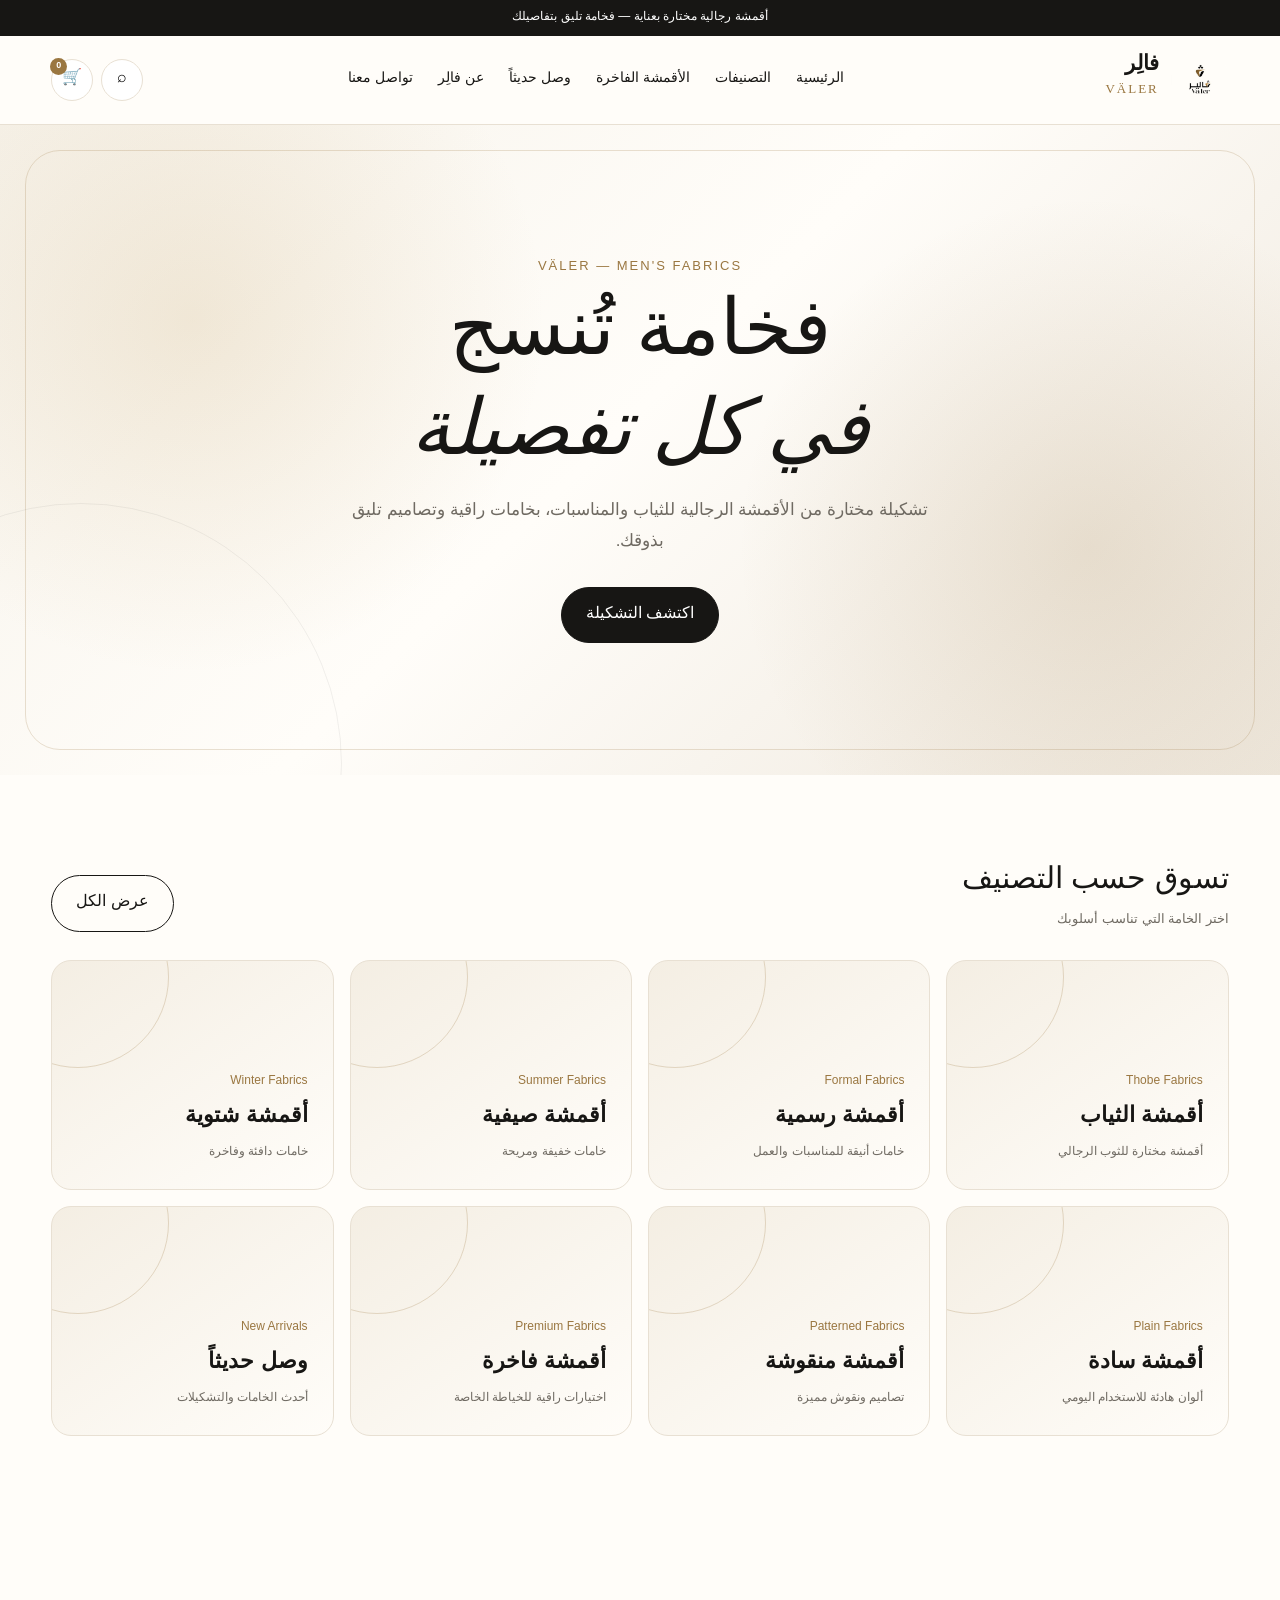
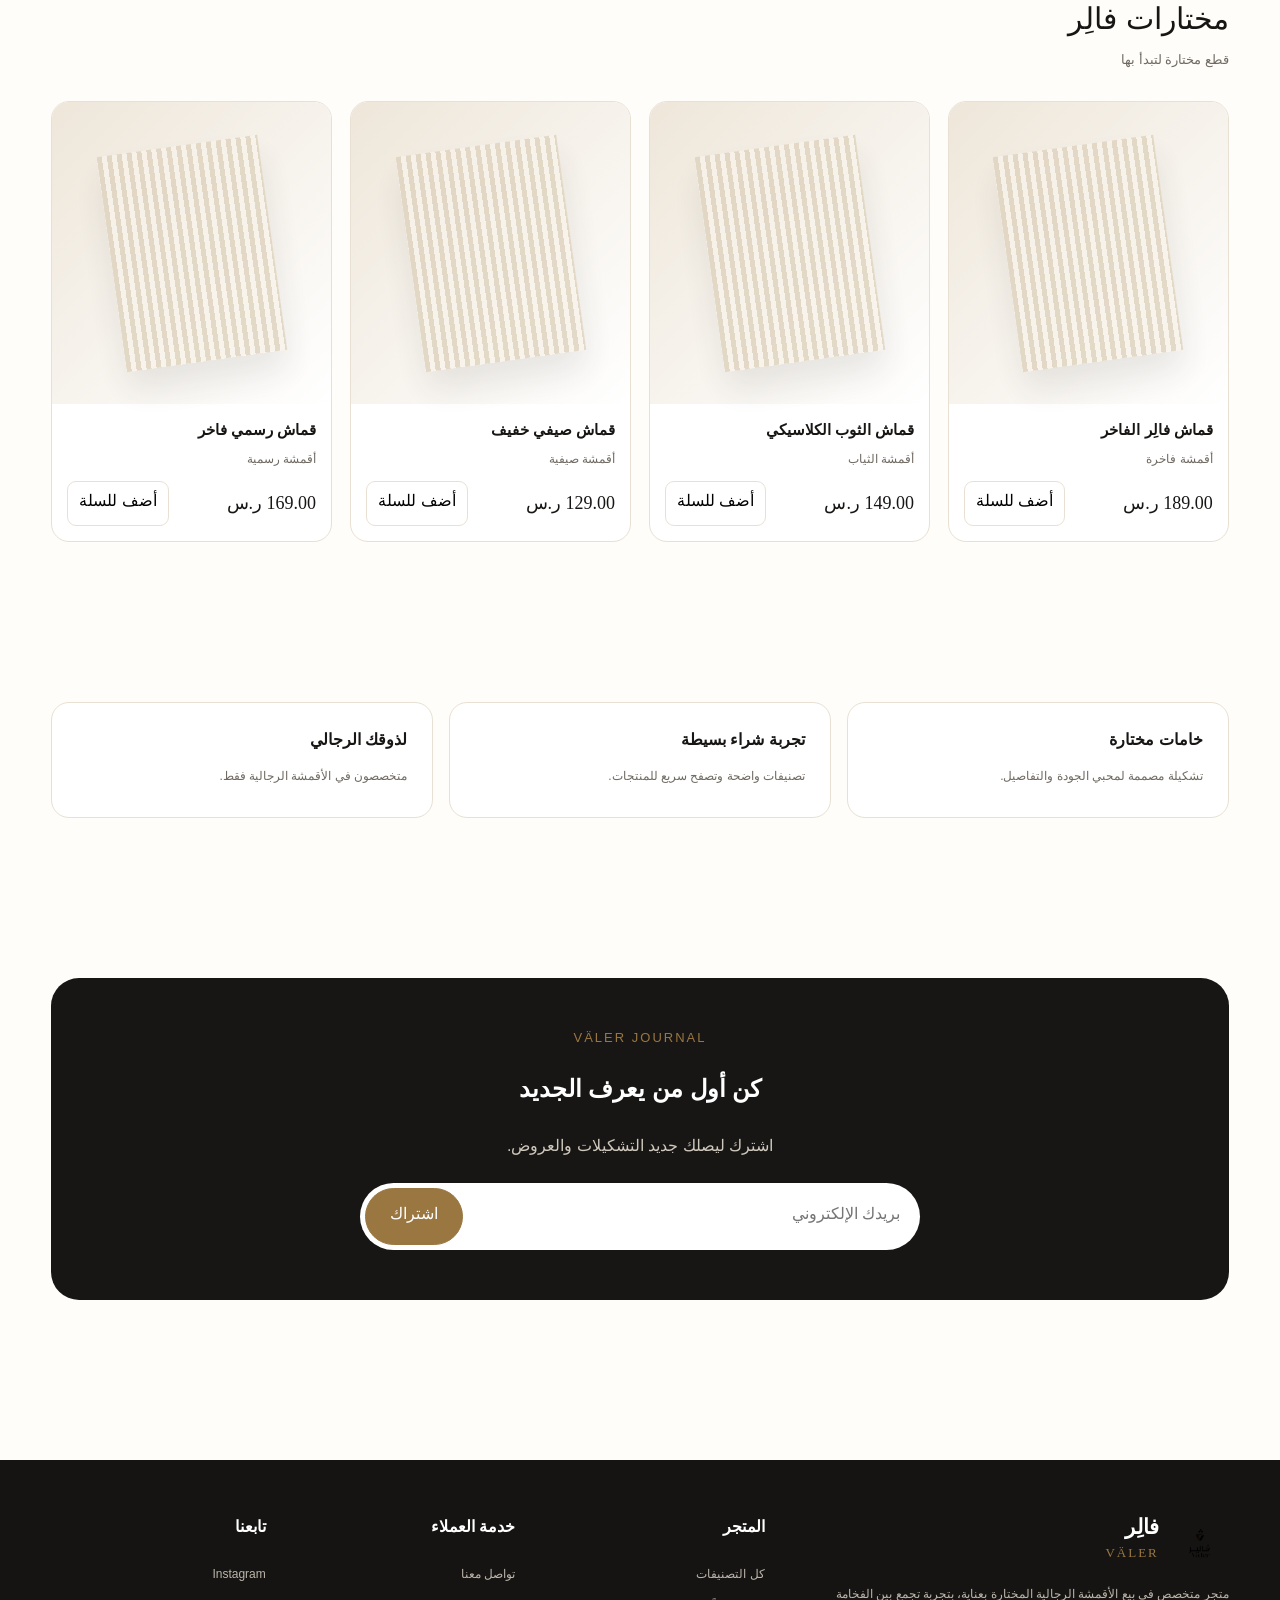
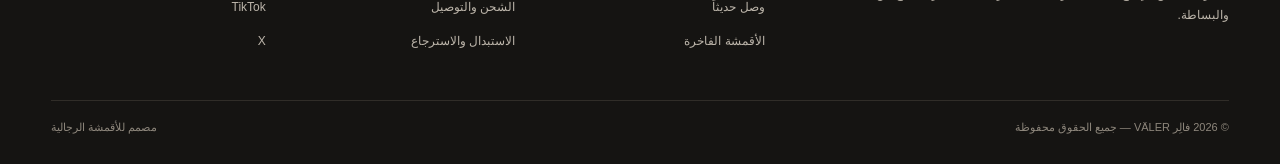
<file: index.html>
<!doctype html>
<html lang="ar" dir="rtl">
<head>
<meta charset="utf-8">
<meta name="viewport" content="width=device-width,initial-scale=1">
<meta name="description" content="فالِر VÄLER — متجر متخصص في الأقمشة الرجالية">
<link rel="stylesheet" href="css/style.css">
</head>
<body data-page="home">
<noscript>يرجى تفعيل JavaScript لتشغيل قالب فالِر.</noscript>
<script src="js/app.js"></script>
</body>
</html>
</file>
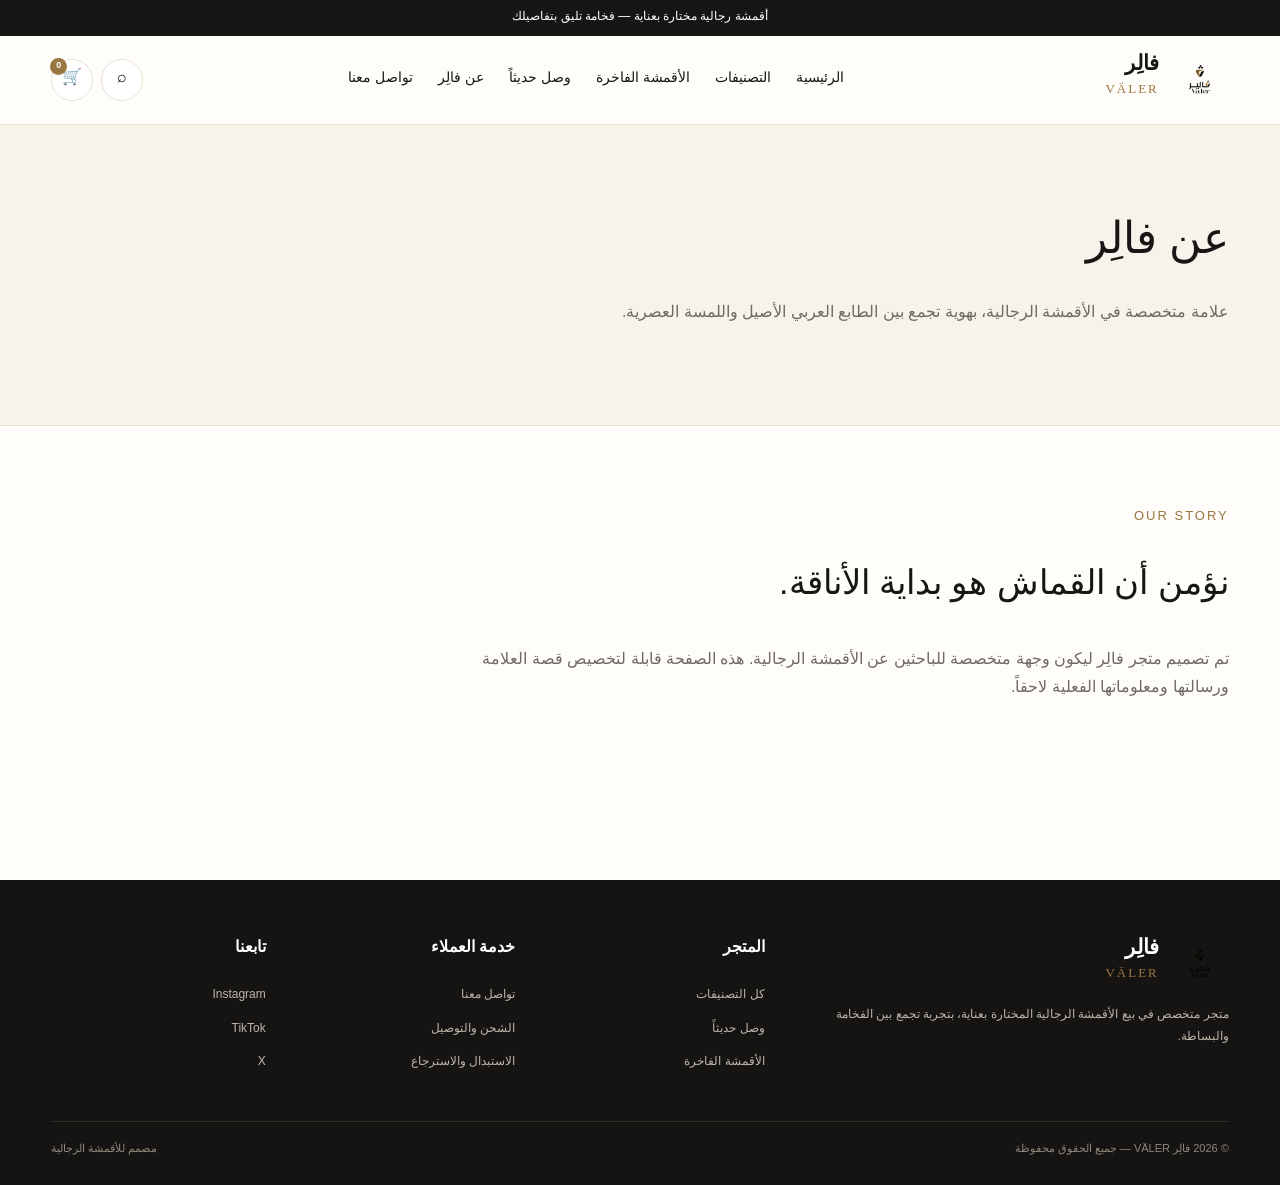
<file: about.html>
<!doctype html>
<html lang="ar" dir="rtl">
<head>
<meta charset="utf-8">
<meta name="viewport" content="width=device-width,initial-scale=1">
<meta name="description" content="فالِر VÄLER — متجر متخصص في الأقمشة الرجالية">
<link rel="stylesheet" href="css/style.css">
</head>
<body data-page="about">
<noscript>يرجى تفعيل JavaScript لتشغيل قالب فالِر.</noscript>
<script src="js/app.js"></script>
</body>
</html>
</file>
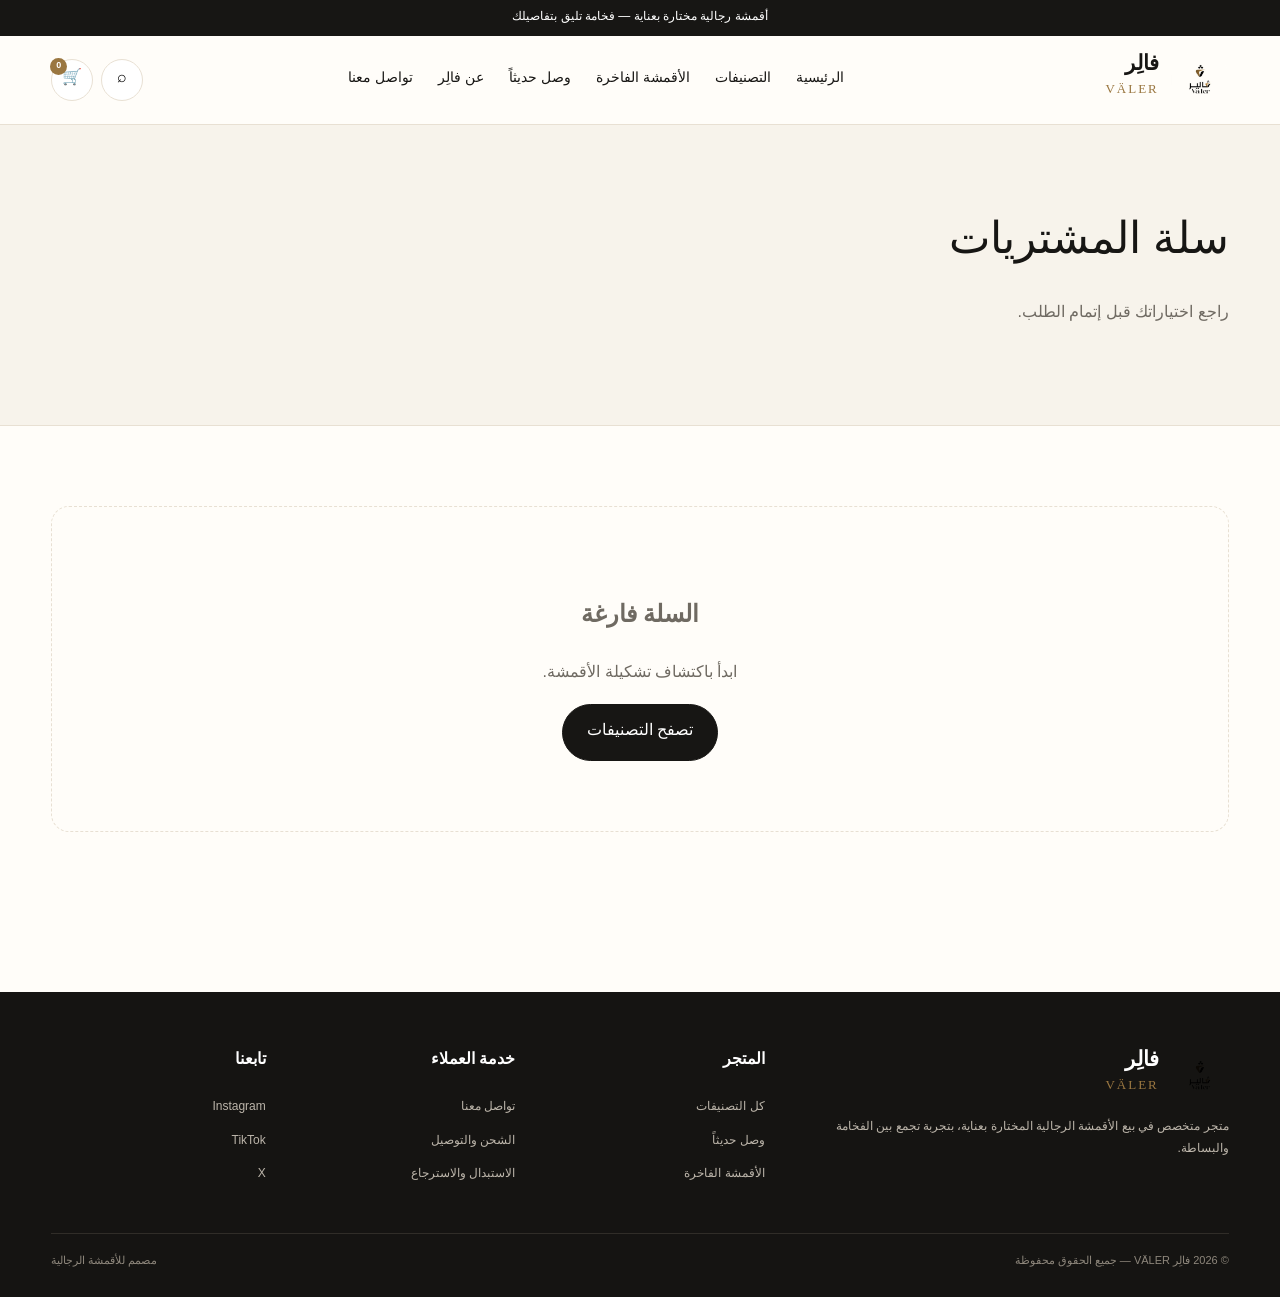
<file: cart.html>
<!doctype html>
<html lang="ar" dir="rtl">
<head>
<meta charset="utf-8">
<meta name="viewport" content="width=device-width,initial-scale=1">
<meta name="description" content="فالِر VÄLER — متجر متخصص في الأقمشة الرجالية">
<link rel="stylesheet" href="css/style.css">
</head>
<body data-page="cart">
<noscript>يرجى تفعيل JavaScript لتشغيل قالب فالِر.</noscript>
<script src="js/app.js"></script>
</body>
</html>
</file>
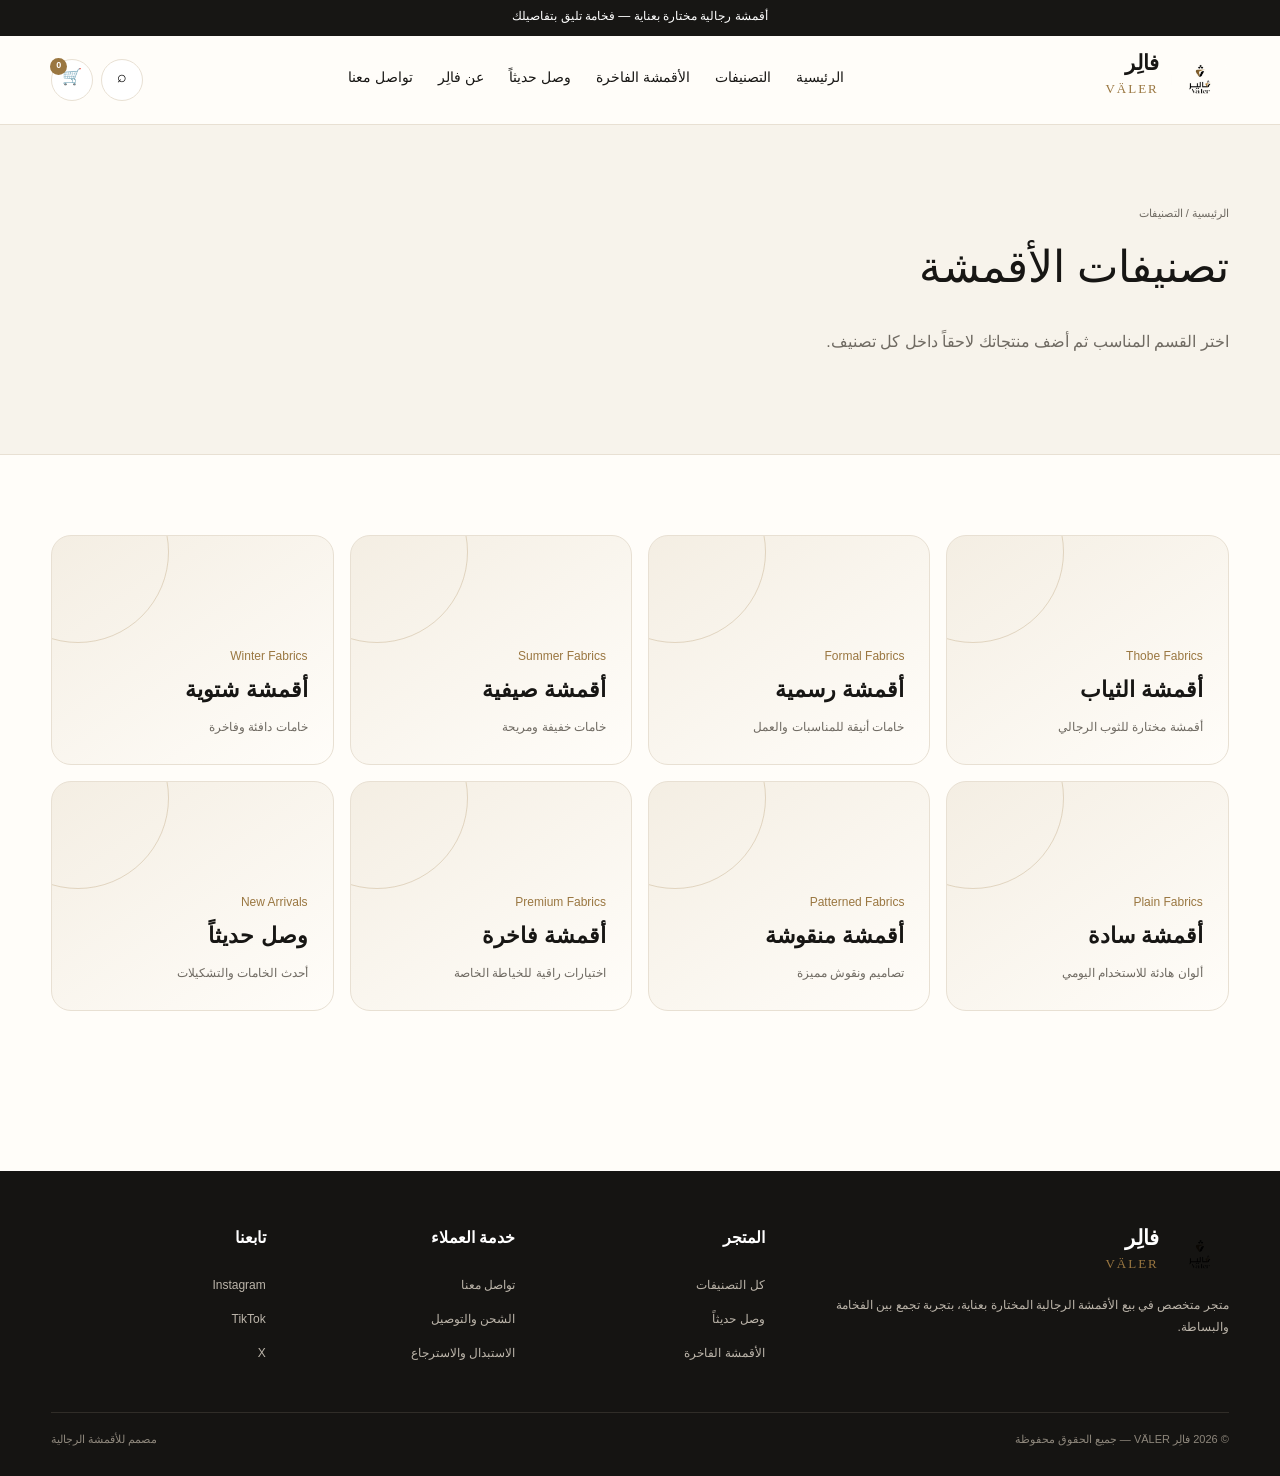
<file: categories.html>
<!doctype html>
<html lang="ar" dir="rtl">
<head>
<meta charset="utf-8">
<meta name="viewport" content="width=device-width,initial-scale=1">
<meta name="description" content="فالِر VÄLER — متجر متخصص في الأقمشة الرجالية">
<link rel="stylesheet" href="css/style.css">
</head>
<body data-page="categories">
<noscript>يرجى تفعيل JavaScript لتشغيل قالب فالِر.</noscript>
<script src="js/app.js"></script>
</body>
</html>
</file>
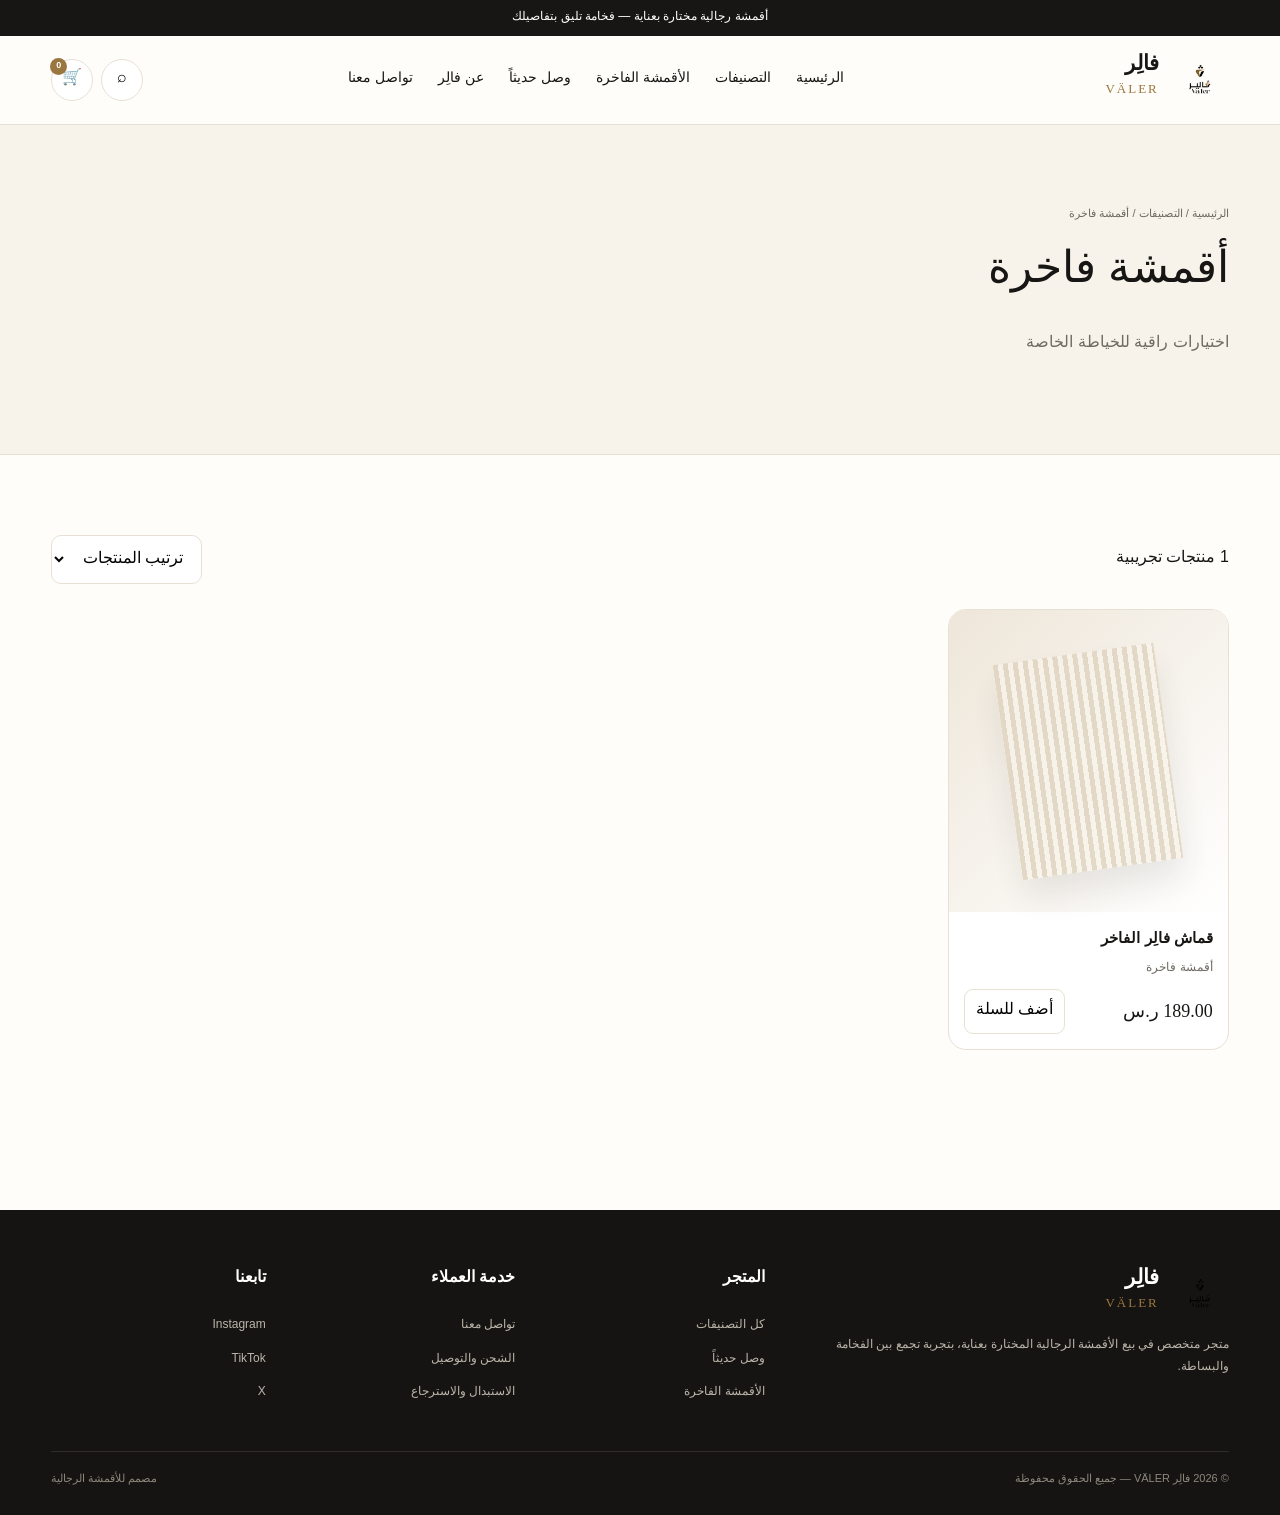
<file: category.html>
<!doctype html>
<html lang="ar" dir="rtl">
<head>
<meta charset="utf-8">
<meta name="viewport" content="width=device-width,initial-scale=1">
<meta name="description" content="فالِر VÄLER — متجر متخصص في الأقمشة الرجالية">
<link rel="stylesheet" href="css/style.css">
</head>
<body data-page="category">
<noscript>يرجى تفعيل JavaScript لتشغيل قالب فالِر.</noscript>
<script src="js/app.js"></script>
</body>
</html>
</file>
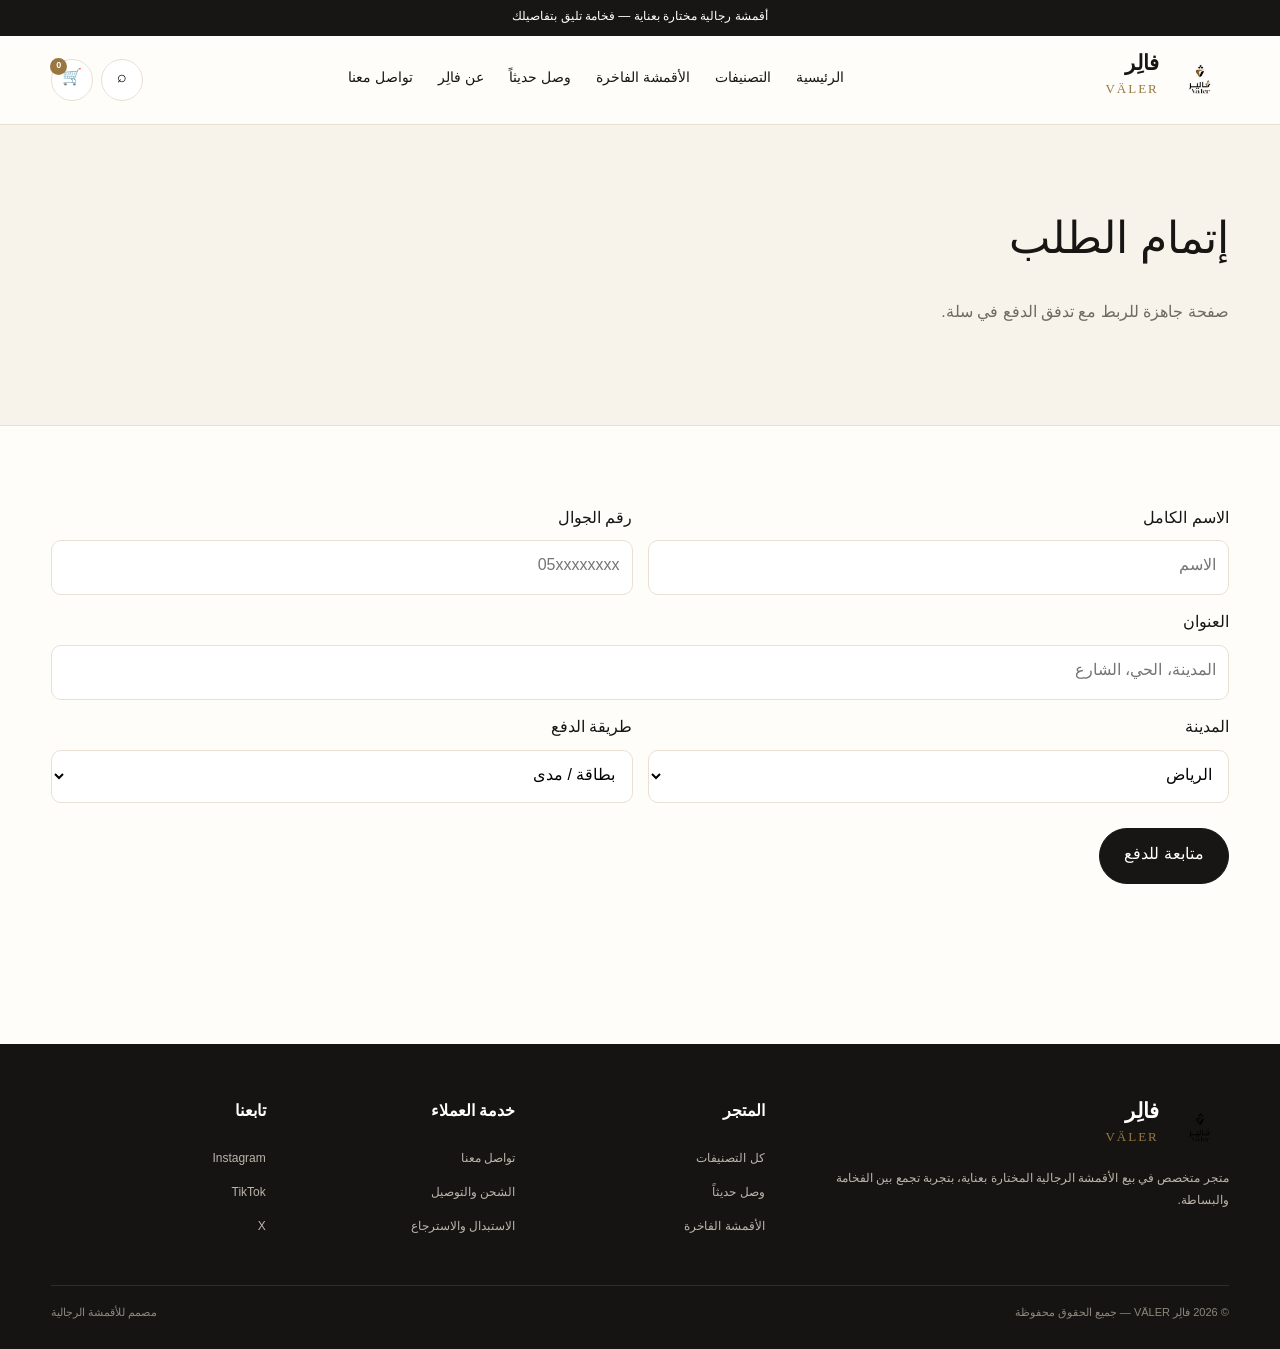
<file: checkout.html>
<!doctype html>
<html lang="ar" dir="rtl">
<head>
<meta charset="utf-8">
<meta name="viewport" content="width=device-width,initial-scale=1">
<meta name="description" content="فالِر VÄLER — متجر متخصص في الأقمشة الرجالية">
<link rel="stylesheet" href="css/style.css">
</head>
<body data-page="checkout">
<noscript>يرجى تفعيل JavaScript لتشغيل قالب فالِر.</noscript>
<script src="js/app.js"></script>
</body>
</html>
</file>
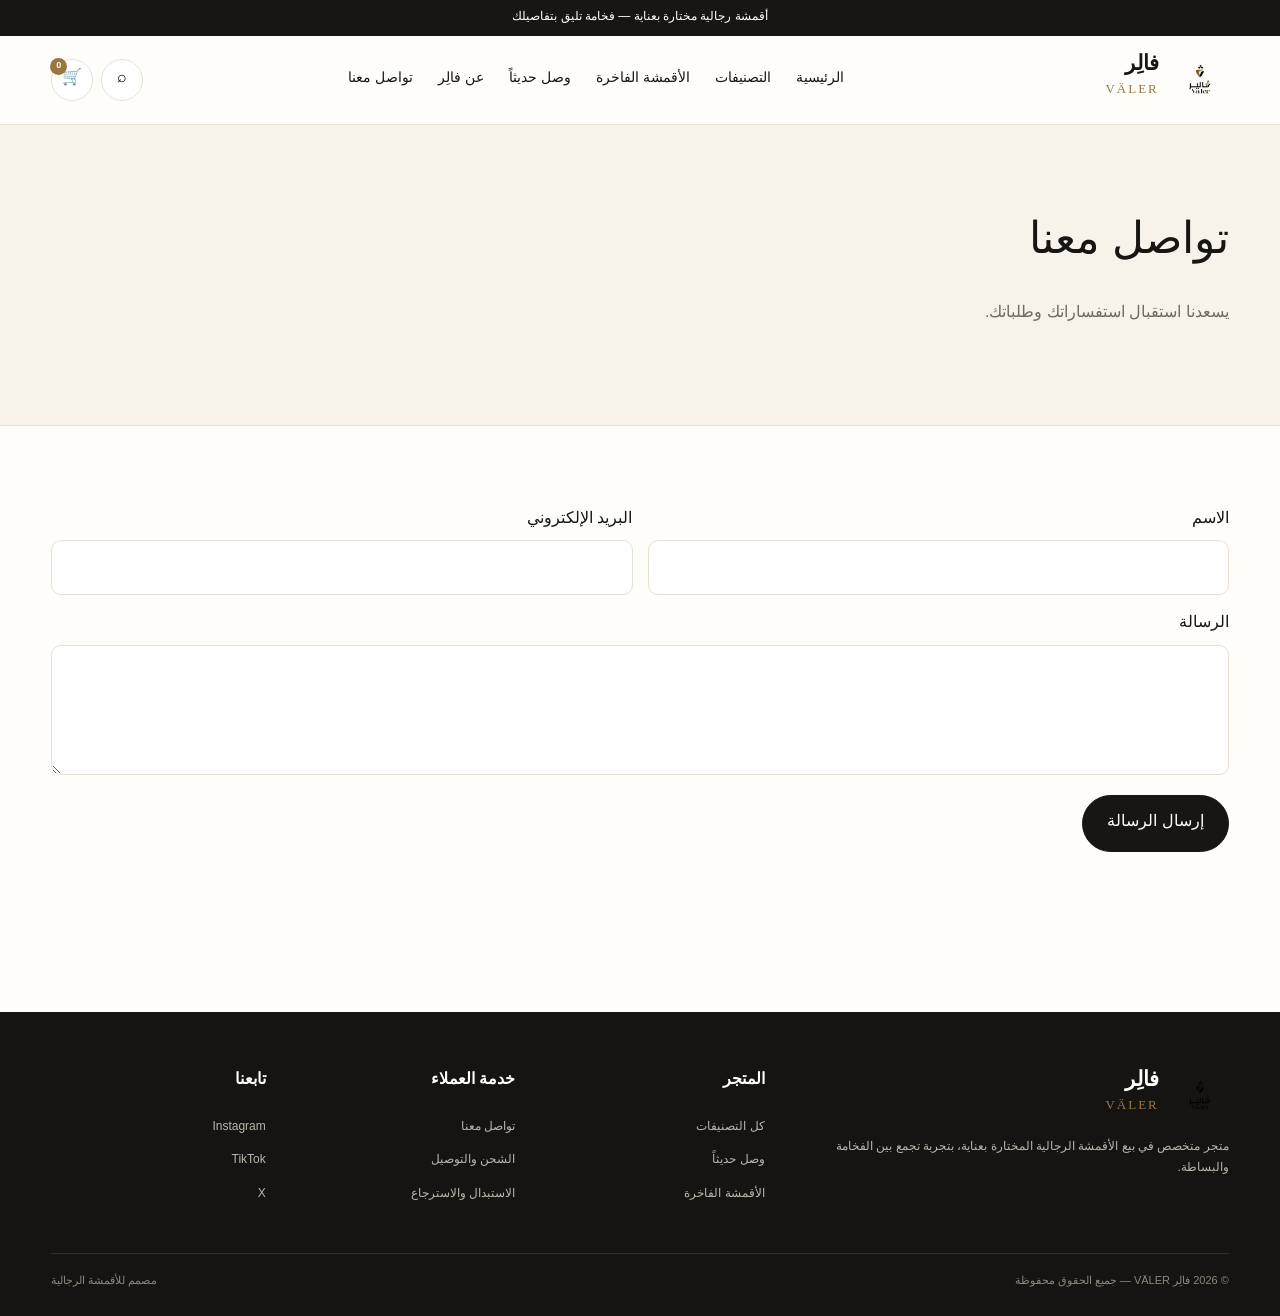
<file: contact.html>
<!doctype html>
<html lang="ar" dir="rtl">
<head>
<meta charset="utf-8">
<meta name="viewport" content="width=device-width,initial-scale=1">
<meta name="description" content="فالِر VÄLER — متجر متخصص في الأقمشة الرجالية">
<link rel="stylesheet" href="css/style.css">
</head>
<body data-page="contact">
<noscript>يرجى تفعيل JavaScript لتشغيل قالب فالِر.</noscript>
<script src="js/app.js"></script>
</body>
</html>
</file>
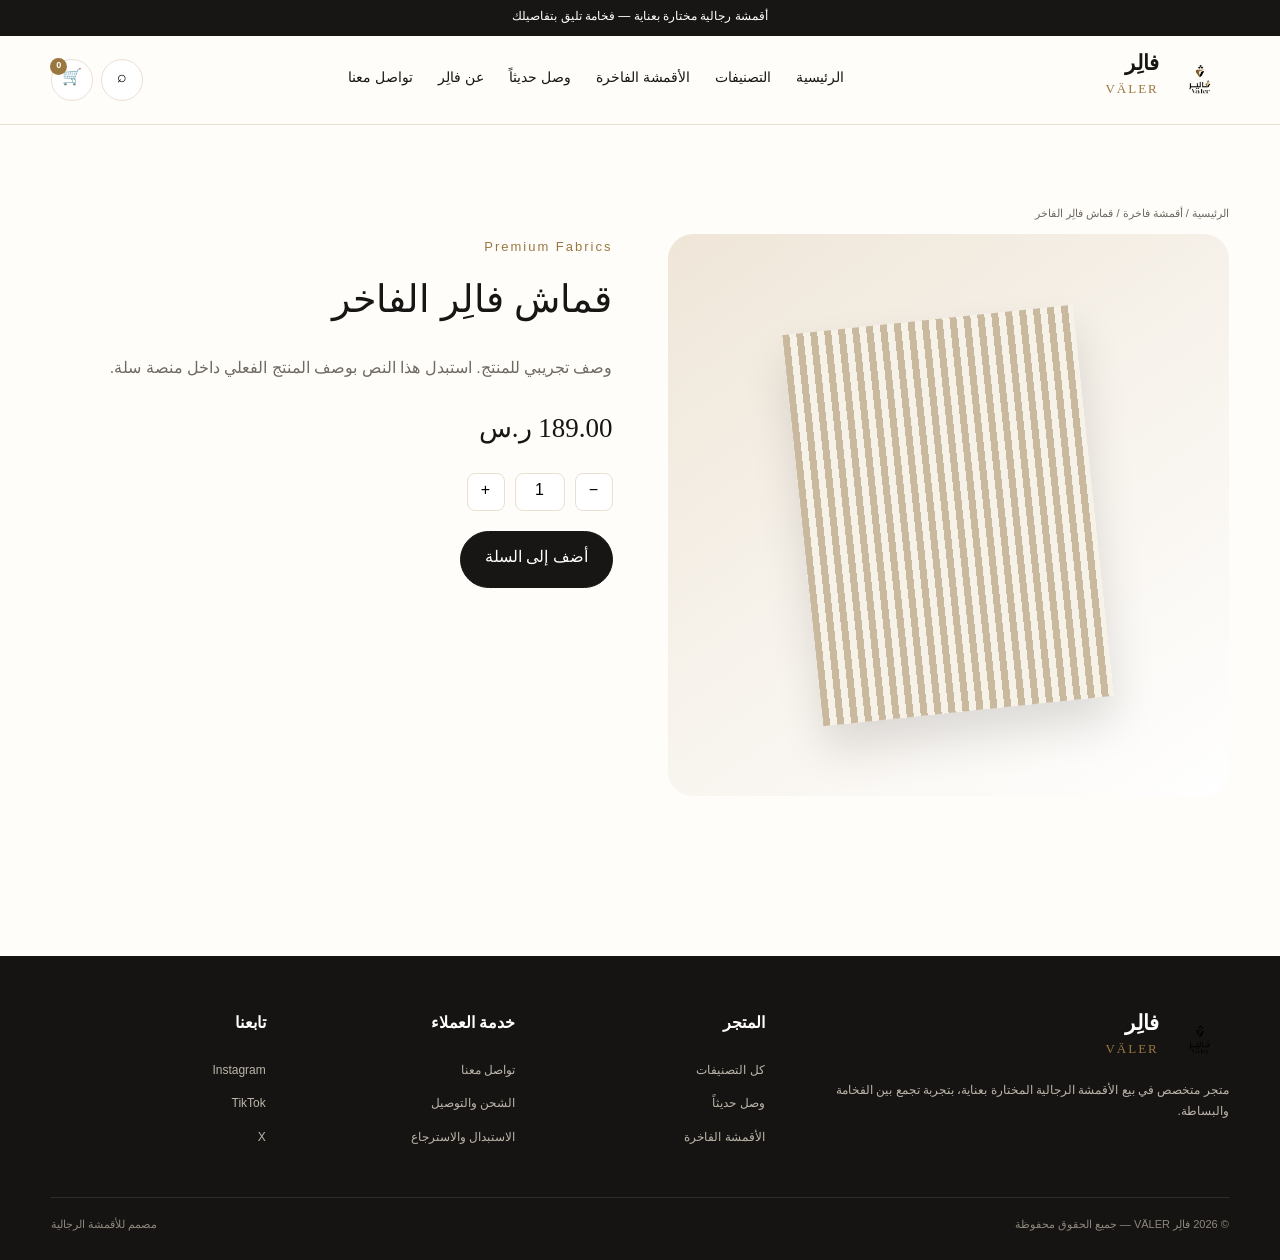
<file: product.html>
<!doctype html>
<html lang="ar" dir="rtl">
<head>
<meta charset="utf-8">
<meta name="viewport" content="width=device-width,initial-scale=1">
<meta name="description" content="فالِر VÄLER — متجر متخصص في الأقمشة الرجالية">
<link rel="stylesheet" href="css/style.css">
</head>
<body data-page="product">
<noscript>يرجى تفعيل JavaScript لتشغيل قالب فالِر.</noscript>
<script src="js/app.js"></script>
</body>
</html>
</file>
<file: css/style.css>
@font-face{
  font-family:"PenKufi";
  src:url("../fonts/Pen-Kufi.ttf") format("truetype");
  font-display:swap;
}
:root{
  --ink:#171614;
  --muted:#6f6a62;
  --cream:#f7f3eb;
  --paper:#fffdf9;
  --gold:#9a7741;
  --gold2:#c7a66b;
  --line:#e8e0d3;
  --shadow:0 18px 55px rgba(23,22,20,.09);
  --radius:20px;
}
*{box-sizing:border-box}
html{scroll-behavior:smooth}
body{
  margin:0;background:var(--paper);color:var(--ink);
  font-family:PenKufi,Arial,sans-serif;line-height:1.8;
}
a{color:inherit;text-decoration:none}
img{max-width:100%;display:block}
button,input,select{font:inherit}
.container{width:min(1180px,92%);margin:auto}
.topbar{background:var(--ink);color:#fff;font-size:12px;text-align:center;padding:7px}
.header{position:sticky;top:0;z-index:50;background:rgba(255,253,249,.94);backdrop-filter:blur(14px);border-bottom:1px solid var(--line)}
.header-inner{height:88px;display:flex;align-items:center;justify-content:space-between;gap:25px}
.brand{display:flex;align-items:center;gap:12px;min-width:180px}
.brand img{width:58px;height:58px;object-fit:cover;border-radius:50%;mix-blend-mode:multiply}
.brand-text strong{display:block;font-size:21px;line-height:1}
.brand-text span{font-family:Georgia,serif;letter-spacing:2px;font-size:13px;color:var(--gold)}
.nav{display:flex;gap:25px;align-items:center;justify-content:center;font-size:14px}
.nav a{position:relative;padding:29px 0}
.nav a:after{content:"";position:absolute;right:0;bottom:19px;width:0;height:2px;background:var(--gold);transition:.25s}
.nav a:hover:after{width:100%}
.actions{display:flex;gap:8px;align-items:center}
.icon-btn{width:42px;height:42px;border:1px solid var(--line);background:#fff;border-radius:50%;display:grid;place-items:center;cursor:pointer}
.badge{position:relative}
.badge b{position:absolute;top:-2px;left:-2px;background:var(--gold);color:#fff;font-size:9px;min-width:17px;height:17px;border-radius:50%;display:grid;place-items:center}
.mobile-toggle{display:none}
.hero{
  min-height:650px;display:grid;place-items:center;position:relative;overflow:hidden;
  background:
    radial-gradient(circle at 15% 30%,rgba(199,166,107,.20),transparent 30%),
    radial-gradient(circle at 85% 65%,rgba(154,119,65,.16),transparent 30%),
    linear-gradient(135deg,#f7f3eb 0%,#fffdf9 48%,#eee7dc 100%);
}
.hero:before{
  content:"";position:absolute;inset:25px;border:1px solid rgba(154,119,65,.22);border-radius:35px;
}
.hero:after{
  content:"";position:absolute;width:520px;height:520px;border:1px solid rgba(23,22,20,.06);
  border-radius:50%;left:-180px;bottom:-250px;
}
.hero-content{position:relative;z-index:2;text-align:center;max-width:760px;padding:70px 20px}
.kicker{font-size:13px;letter-spacing:2px;color:var(--gold);margin-bottom:14px}
.hero h1{font-size:clamp(42px,7vw,78px);line-height:1.15;margin:0 0 15px;font-weight:500}
.hero h1 em{font-family:Georgia,serif;font-style:italic;font-weight:400}
.hero p{color:var(--muted);font-size:17px;max-width:620px;margin:0 auto 28px}
.btn{display:inline-flex;align-items:center;justify-content:center;gap:9px;padding:13px 24px;border-radius:999px;border:1px solid var(--ink);cursor:pointer;transition:.25s}
.btn-dark{background:var(--ink);color:#fff}
.btn-dark:hover{background:#302c27;transform:translateY(-2px)}
.btn-light{background:transparent}
.btn-gold{background:var(--gold);color:#fff;border-color:var(--gold)}
.section{padding:80px 0}
.section-head{display:flex;align-items:end;justify-content:space-between;margin-bottom:28px;gap:20px}
.section-head h2{margin:0;font-size:30px;font-weight:500}
.section-head p{margin:0;color:var(--muted);font-size:13px}
.categories{display:grid;grid-template-columns:repeat(4,1fr);gap:16px}
.category-card{min-height:230px;border:1px solid var(--line);border-radius:var(--radius);padding:25px;display:flex;flex-direction:column;justify-content:end;position:relative;overflow:hidden;background:linear-gradient(145deg,#f4eee3,#fffdf9)}
.category-card:before{content:"";position:absolute;width:180px;height:180px;border-radius:50%;border:1px solid rgba(154,119,65,.25);top:-75px;left:-65px}
.category-card span{color:var(--gold);font-size:12px}
.category-card h3{font-size:22px;margin:5px 0}
.category-card p{font-size:12px;color:var(--muted);margin:0}
.products{display:grid;grid-template-columns:repeat(4,1fr);gap:18px}
.product{border:1px solid var(--line);border-radius:18px;overflow:hidden;background:#fff}
.product-media{aspect-ratio:1/1.08;background:linear-gradient(135deg,#eee6d9,#fff);position:relative;display:grid;place-items:center}
.product-media:before{content:"";width:58%;height:72%;background:repeating-linear-gradient(90deg,#ded2bd 0 5px,#f8f3ea 5px 10px);opacity:.8;transform:rotate(-8deg);box-shadow:0 20px 35px rgba(0,0,0,.10)}
.product-info{padding:15px}
.product-info h3{font-size:15px;margin:0 0 4px}
.product-info p{font-size:12px;color:var(--muted);margin:0 0 8px}
.price{font-family:Georgia,serif;font-size:18px}
.product-card-actions{display:flex;justify-content:space-between;align-items:center;margin-top:10px}
.small-btn{border:1px solid var(--line);background:#fff;padding:7px 11px;border-radius:9px;cursor:pointer}
.features{display:grid;grid-template-columns:repeat(3,1fr);gap:16px}
.feature{padding:25px;border:1px solid var(--line);border-radius:18px;background:#fff}
.feature strong{display:block;margin-bottom:6px}
.feature span{font-size:12px;color:var(--muted)}
.newsletter{background:var(--ink);color:#fff;border-radius:28px;padding:50px;text-align:center}
.newsletter p{color:#cfc8bd}
.newsletter form{display:flex;max-width:560px;margin:20px auto 0;background:#fff;border-radius:999px;padding:5px}
.newsletter input{border:0;outline:0;flex:1;padding:10px 15px;background:transparent}
.footer{background:#151412;color:#fff;margin-top:80px;padding:55px 0 25px}
.footer-grid{display:grid;grid-template-columns:2fr 1fr 1fr 1fr;gap:35px}
.footer p,.footer a{color:#bcb5aa;font-size:12px}
.footer h4{margin-top:0}
.footer-bottom{border-top:1px solid #302d28;margin-top:35px;padding-top:18px;display:flex;justify-content:space-between;color:#8e877c;font-size:11px}
.page-hero{padding:80px 0;background:var(--cream);border-bottom:1px solid var(--line)}
.page-hero h1{font-size:44px;font-weight:500;margin:0}
.page-hero p{color:var(--muted)}
.toolbar{display:flex;justify-content:space-between;gap:15px;align-items:center;margin-bottom:25px}
.toolbar select,.search{border:1px solid var(--line);background:#fff;padding:10px 14px;border-radius:10px;outline:none}
.breadcrumb{font-size:11px;color:var(--muted);margin-bottom:10px}
.product-detail{display:grid;grid-template-columns:1fr 1fr;gap:55px;align-items:start}
.product-detail .visual{aspect-ratio:1/1;background:linear-gradient(145deg,#efe6d8,#fff);border-radius:25px;display:grid;place-items:center}
.product-detail .visual:before{content:"";width:52%;height:70%;background:repeating-linear-gradient(90deg,#c9b99e 0 7px,#f7f2e8 7px 14px);transform:rotate(-6deg);box-shadow:0 25px 45px rgba(0,0,0,.12)}
.detail h1{font-size:38px;font-weight:500;margin:8px 0}
.detail .price{font-size:27px;margin:20px 0}
.qty{display:flex;align-items:center;gap:10px;margin:20px 0}
.qty button{width:38px;height:38px;border:1px solid var(--line);background:#fff;border-radius:8px}
.qty input{width:50px;text-align:center;border:1px solid var(--line);height:38px;border-radius:8px}
.cart-list{border:1px solid var(--line);border-radius:18px;overflow:hidden}
.cart-row{display:grid;grid-template-columns:90px 1fr auto auto;gap:18px;align-items:center;padding:18px;border-bottom:1px solid var(--line)}
.cart-row:last-child{border:0}
.cart-thumb{width:90px;height:90px;background:linear-gradient(135deg,#e8dfd1,#fff)}
.total-box{margin-top:20px;border:1px solid var(--line);border-radius:18px;padding:25px;background:#fff}
.total-line{display:flex;justify-content:space-between;padding:7px 0}
.total-line.grand{border-top:1px solid var(--line);margin-top:10px;padding-top:15px;font-size:19px}
.form-grid{display:grid;grid-template-columns:1fr 1fr;gap:15px}
.field{display:flex;flex-direction:column;gap:6px}
.field.full{grid-column:1/-1}
.field input,.field textarea,.field select{border:1px solid var(--line);padding:12px;border-radius:10px;background:#fff;outline:none}
.field textarea{min-height:130px;resize:vertical}
.empty{padding:70px 20px;text-align:center;color:var(--muted);border:1px dashed var(--line);border-radius:18px}
.toast{position:fixed;bottom:20px;right:20px;background:var(--ink);color:#fff;padding:12px 18px;border-radius:10px;transform:translateY(100px);opacity:0;transition:.3s;z-index:100}
.toast.show{transform:translateY(0);opacity:1}
@media(max-width:900px){
  .nav{display:none}.mobile-toggle{display:grid}
  .header-inner{height:75px}.categories,.products{grid-template-columns:repeat(2,1fr)}
  .features{grid-template-columns:1fr}.footer-grid{grid-template-columns:1fr 1fr}
  .product-detail{grid-template-columns:1fr}.hero{min-height:570px}
}
@media(max-width:600px){
  .brand-text{display:none}.actions .search-action{display:none}
  .categories,.products,.form-grid{grid-template-columns:1fr}
  .section{padding:55px 0}.page-hero{padding:55px 0}.page-hero h1{font-size:34px}
  .newsletter{padding:35px 20px}.newsletter form{display:flex}
  .footer-grid{grid-template-columns:1fr}.footer-bottom{display:block}
  .cart-row{grid-template-columns:65px 1fr}.cart-row>*:nth-child(3),.cart-row>*:nth-child(4){grid-column:2}
}
</file>
